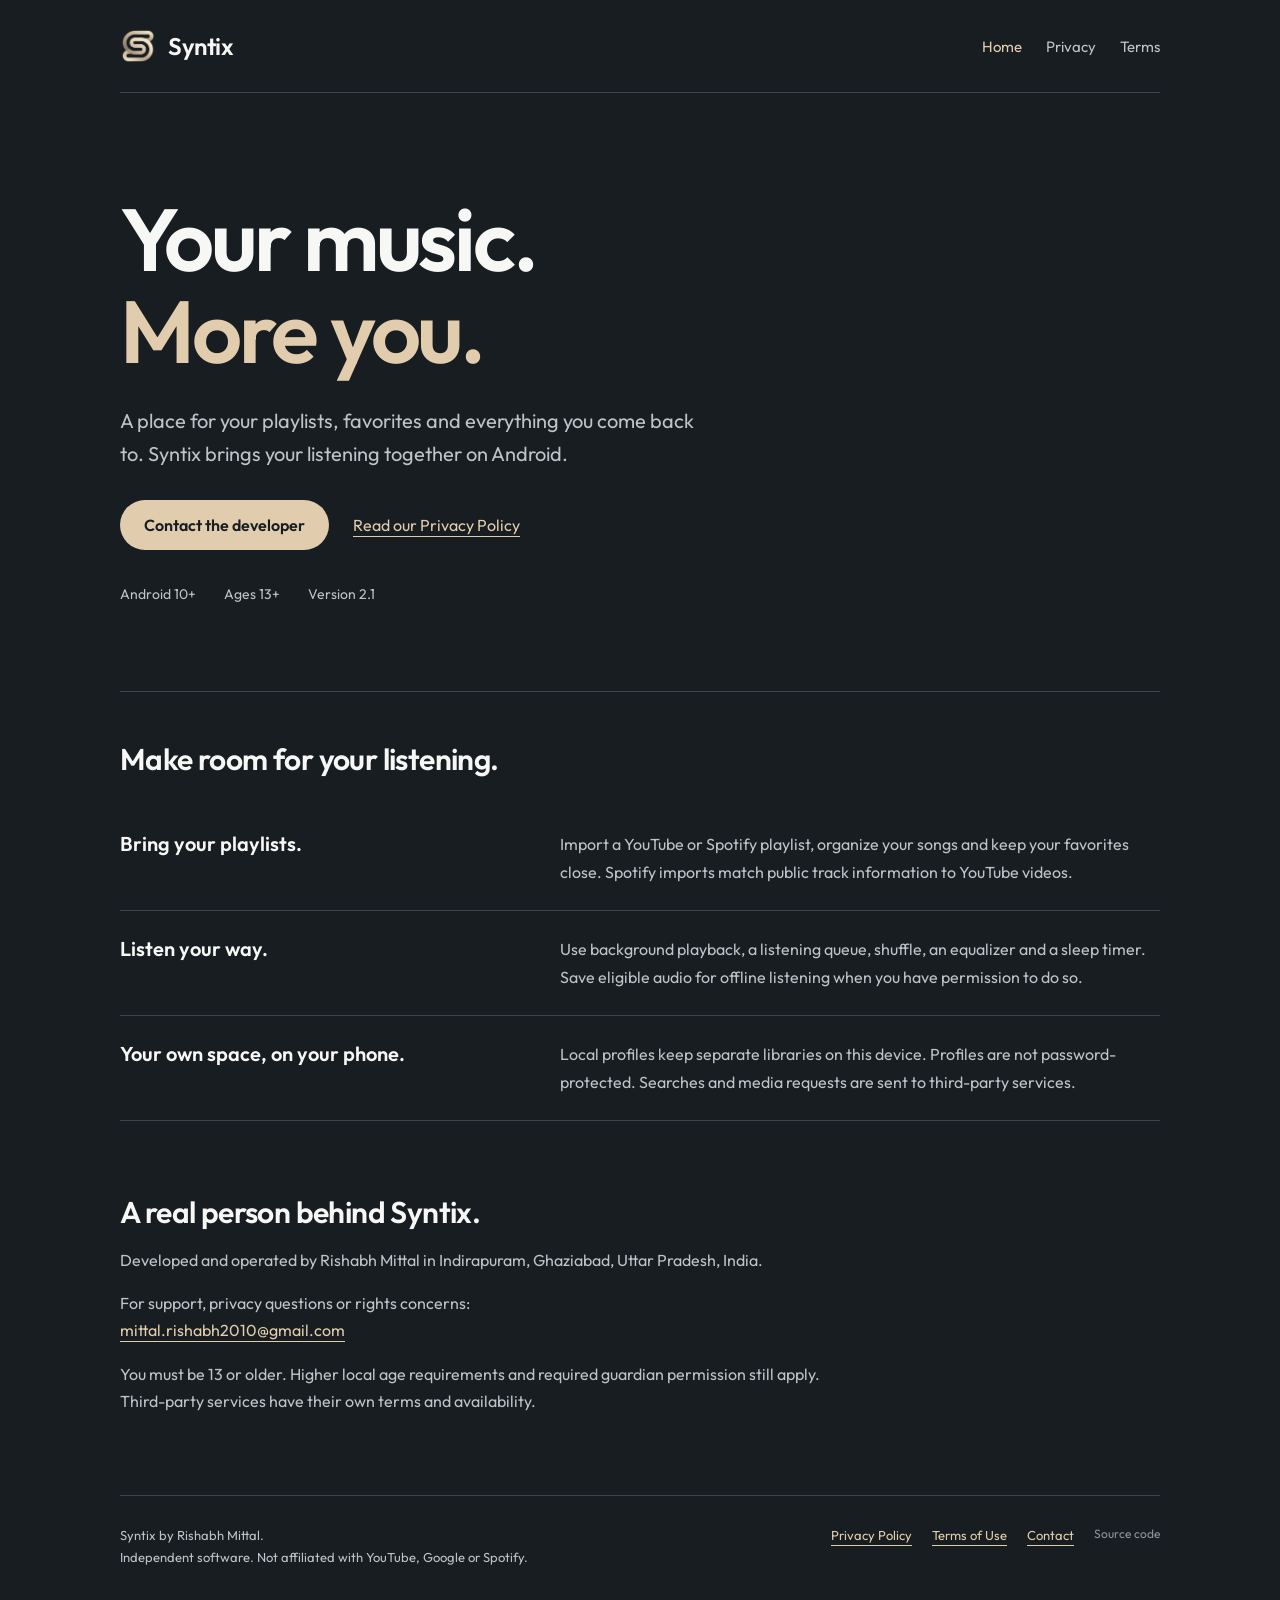
<file: index.html>
<!doctype html>
<html lang="en"><head><meta charset="utf-8"><meta name="viewport" content="width=device-width,initial-scale=1"><meta name="theme-color" content="#171d21"><meta name="description" content="Syntix for Android. Local profiles, playlist importing, favorites, playback and support from developer Rishabh Mittal."><meta name="referrer" content="strict-origin-when-cross-origin"><title>Syntix — Your music. More you.</title><link rel="icon" href="assets/syntix-icon.png"><link rel="stylesheet" href="styles.css"></head><body><a class="skip" href="#main">Skip to content</a><div class="wrap"><header class="header"><a class="brand" href="index.html"><img src="assets/syntix-icon.png" width="36" height="36" alt="">Syntix</a><nav class="nav" aria-label="Main navigation"><a href="index.html" aria-current="page">Home</a><a href="privacy.html">Privacy</a><a href="terms.html">Terms</a></nav></header><main id="main"><section class="hero"><h1>Your music.<br><span>More you.</span></h1><p>A place for your playlists, favorites and everything you come back to. Syntix brings your listening together on Android.</p><div class="actions"><a class="button" href="mailto:mittal.rishabh2010@gmail.com">Contact the developer</a><a href="privacy.html">Read our Privacy Policy</a></div><div class="facts"><span>Android 10+</span><span>Ages 13+</span><span>Version 2.1</span></div></section><section class="details" aria-labelledby="listening"><h2 id="listening">Make room for your listening.</h2><div class="feature"><h3>Bring your playlists.</h3><p>Import a YouTube or Spotify playlist, organize your songs and keep your favorites close. Spotify imports match public track information to YouTube videos.</p></div><div class="feature"><h3>Listen your way.</h3><p>Use background playback, a listening queue, shuffle, an equalizer and a sleep timer. Save eligible audio for offline listening when you have permission to do so.</p></div><div class="feature"><h3>Your own space, on your phone.</h3><p>Local profiles keep separate libraries on this device. Profiles are not password-protected. Searches and media requests are sent to third-party services.</p></div></section><section class="contact" aria-labelledby="contact"><h2 id="contact">A real person behind Syntix.</h2><p>Developed and operated by Rishabh Mittal in Indirapuram, Ghaziabad, Uttar Pradesh, India.</p><p>For support, privacy questions or rights concerns:<br><a href="mailto:mittal.rishabh2010@gmail.com">mittal.rishabh2010@gmail.com</a></p><p>You must be 13 or older. Higher local age requirements and required guardian permission still apply. Third-party services have their own terms and availability.</p></section></main><footer class="footer"><div>Syntix by Rishabh Mittal.<br>Independent software. Not affiliated with YouTube, Google or Spotify.</div><nav aria-label="Footer"><a href="privacy.html">Privacy Policy</a><a href="terms.html">Terms of Use</a><a href="mailto:mittal.rishabh2010@gmail.com">Contact</a><a class="source-link" href="sources/Syntix-2.1-source.zip" download>Source code</a></nav></footer></div></body></html>
</file>
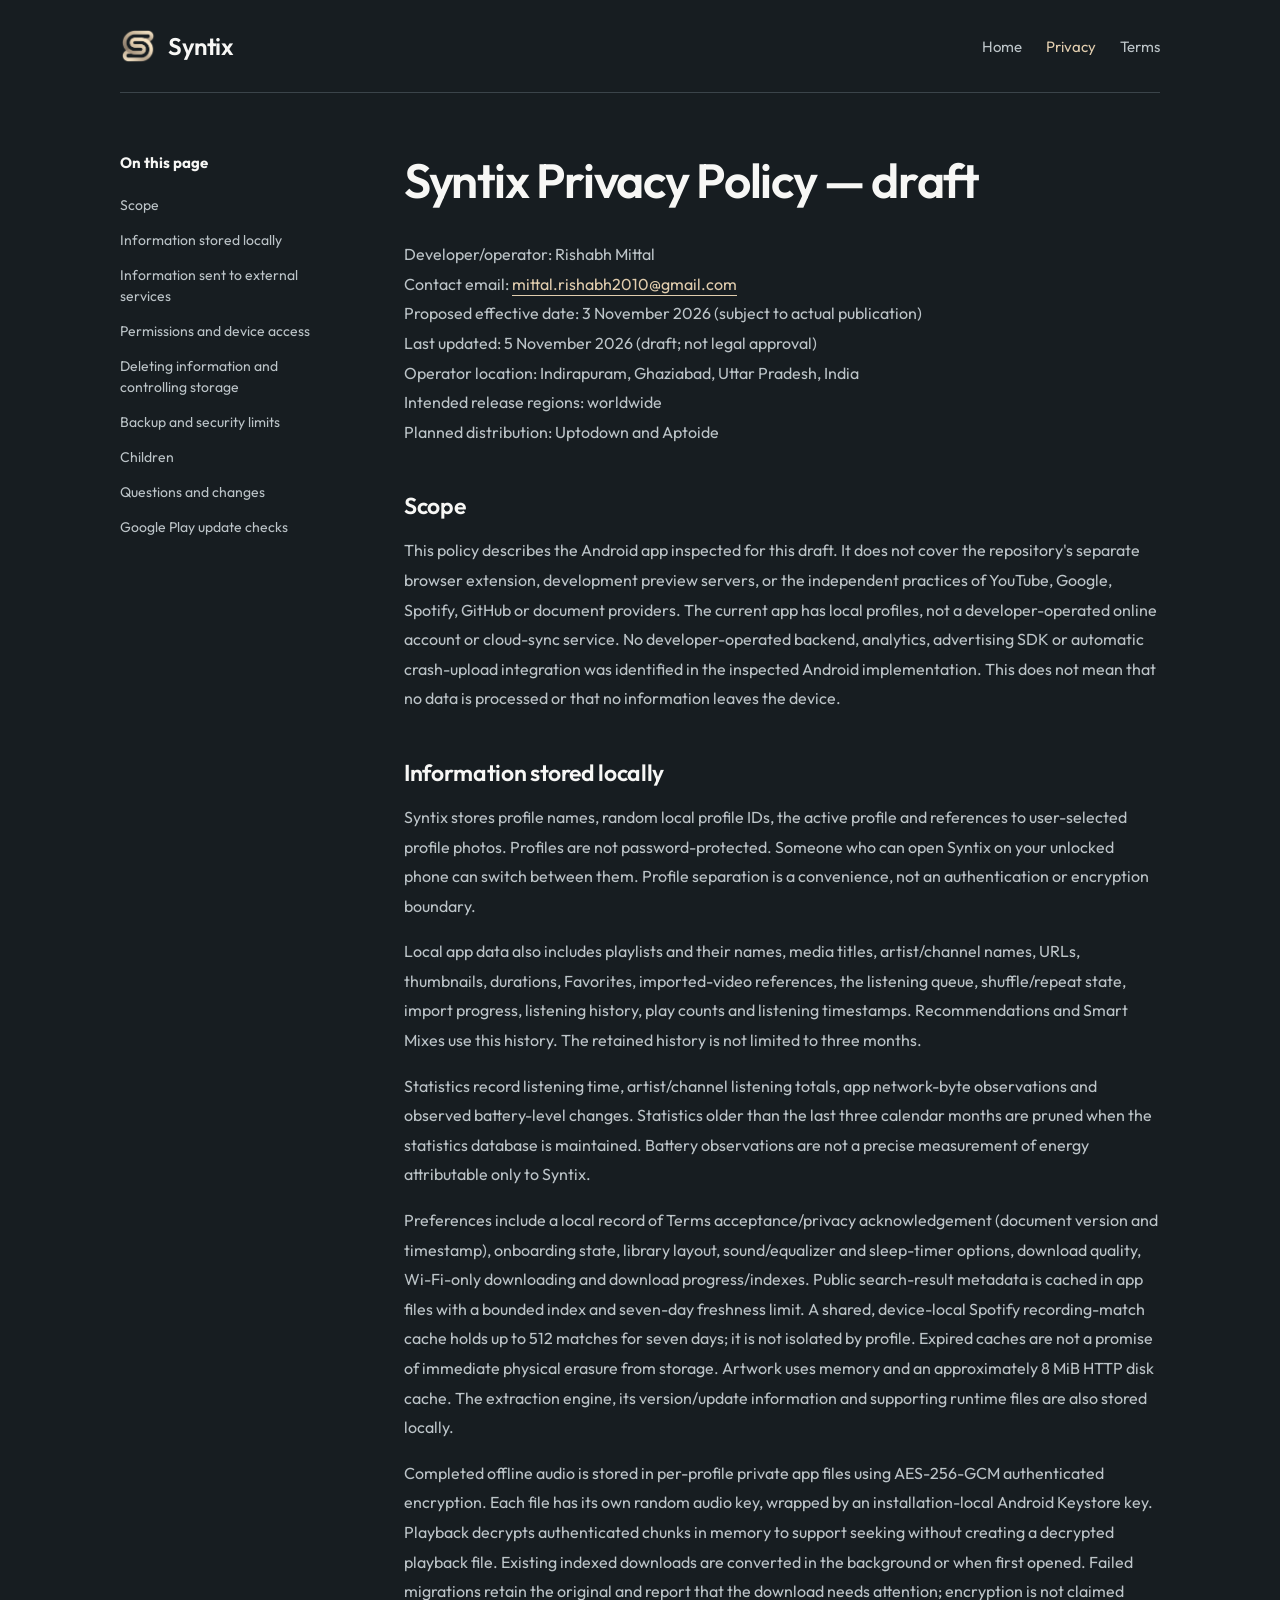
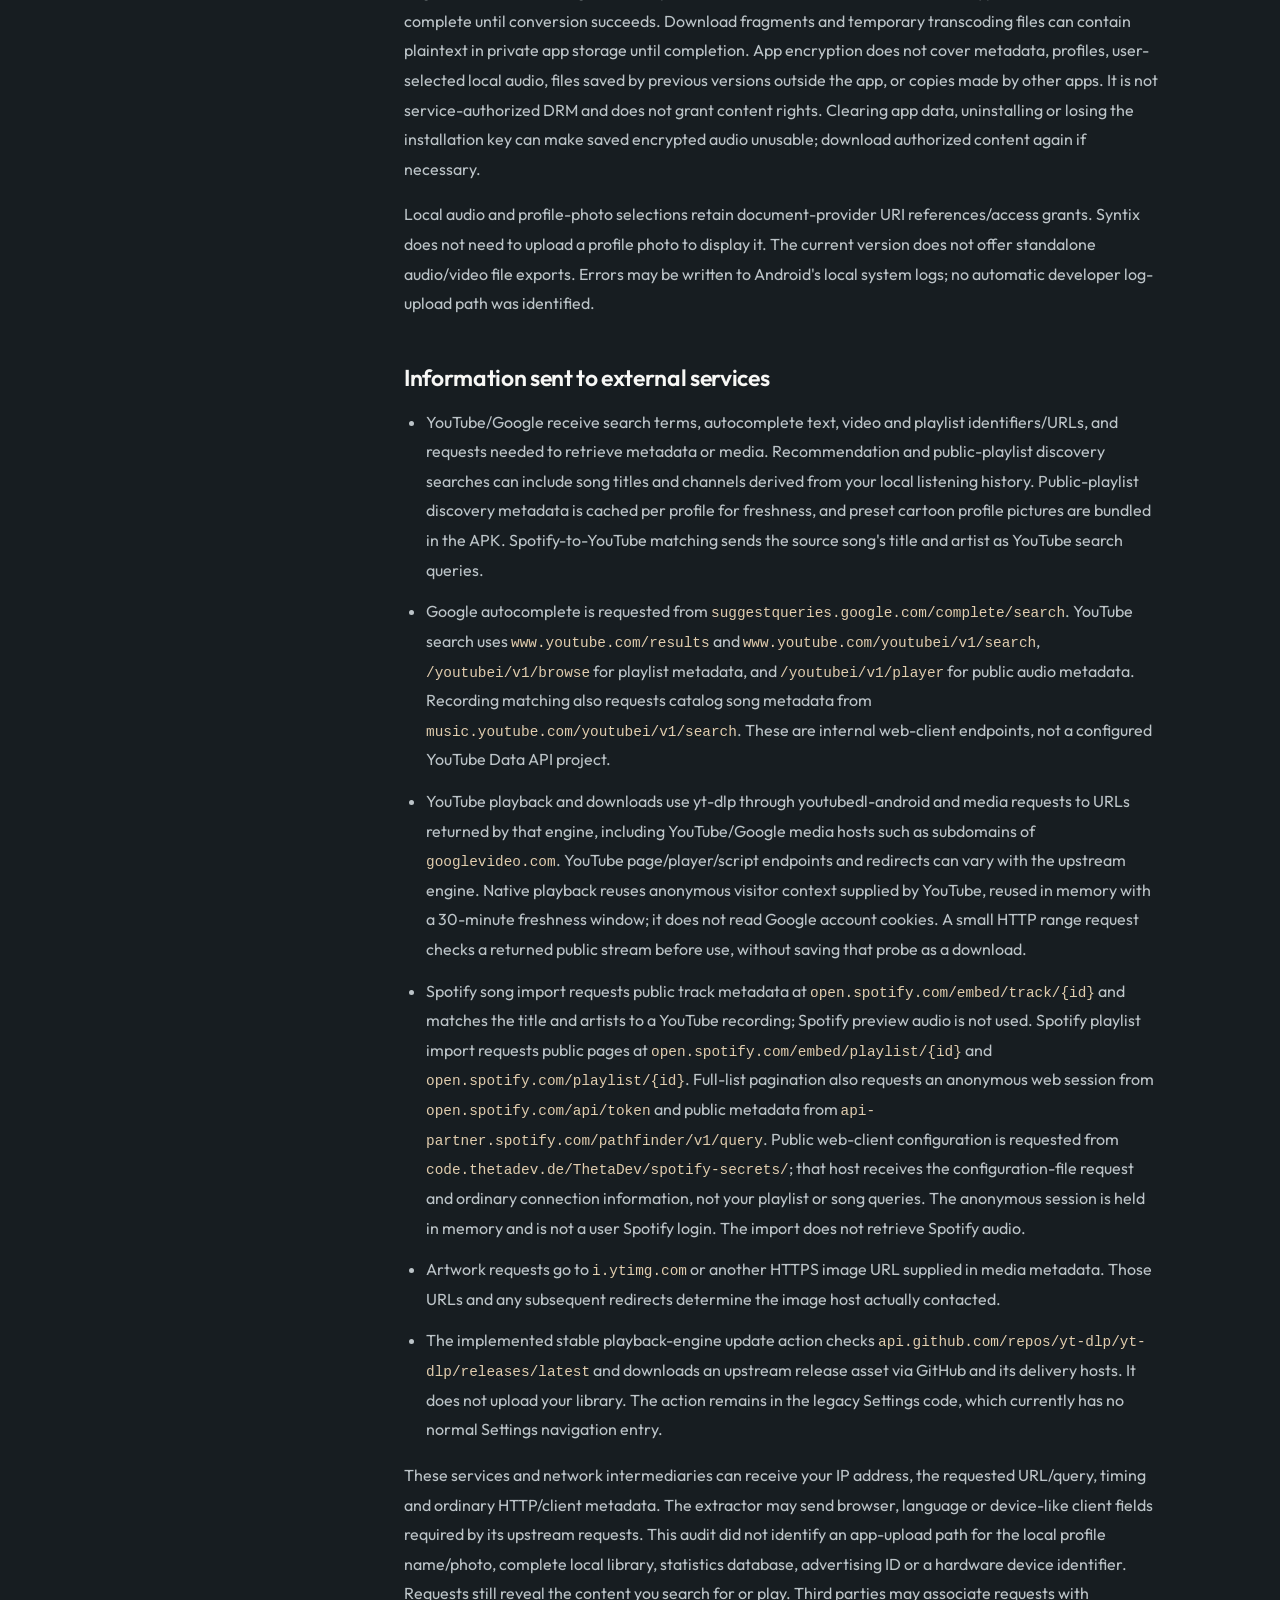
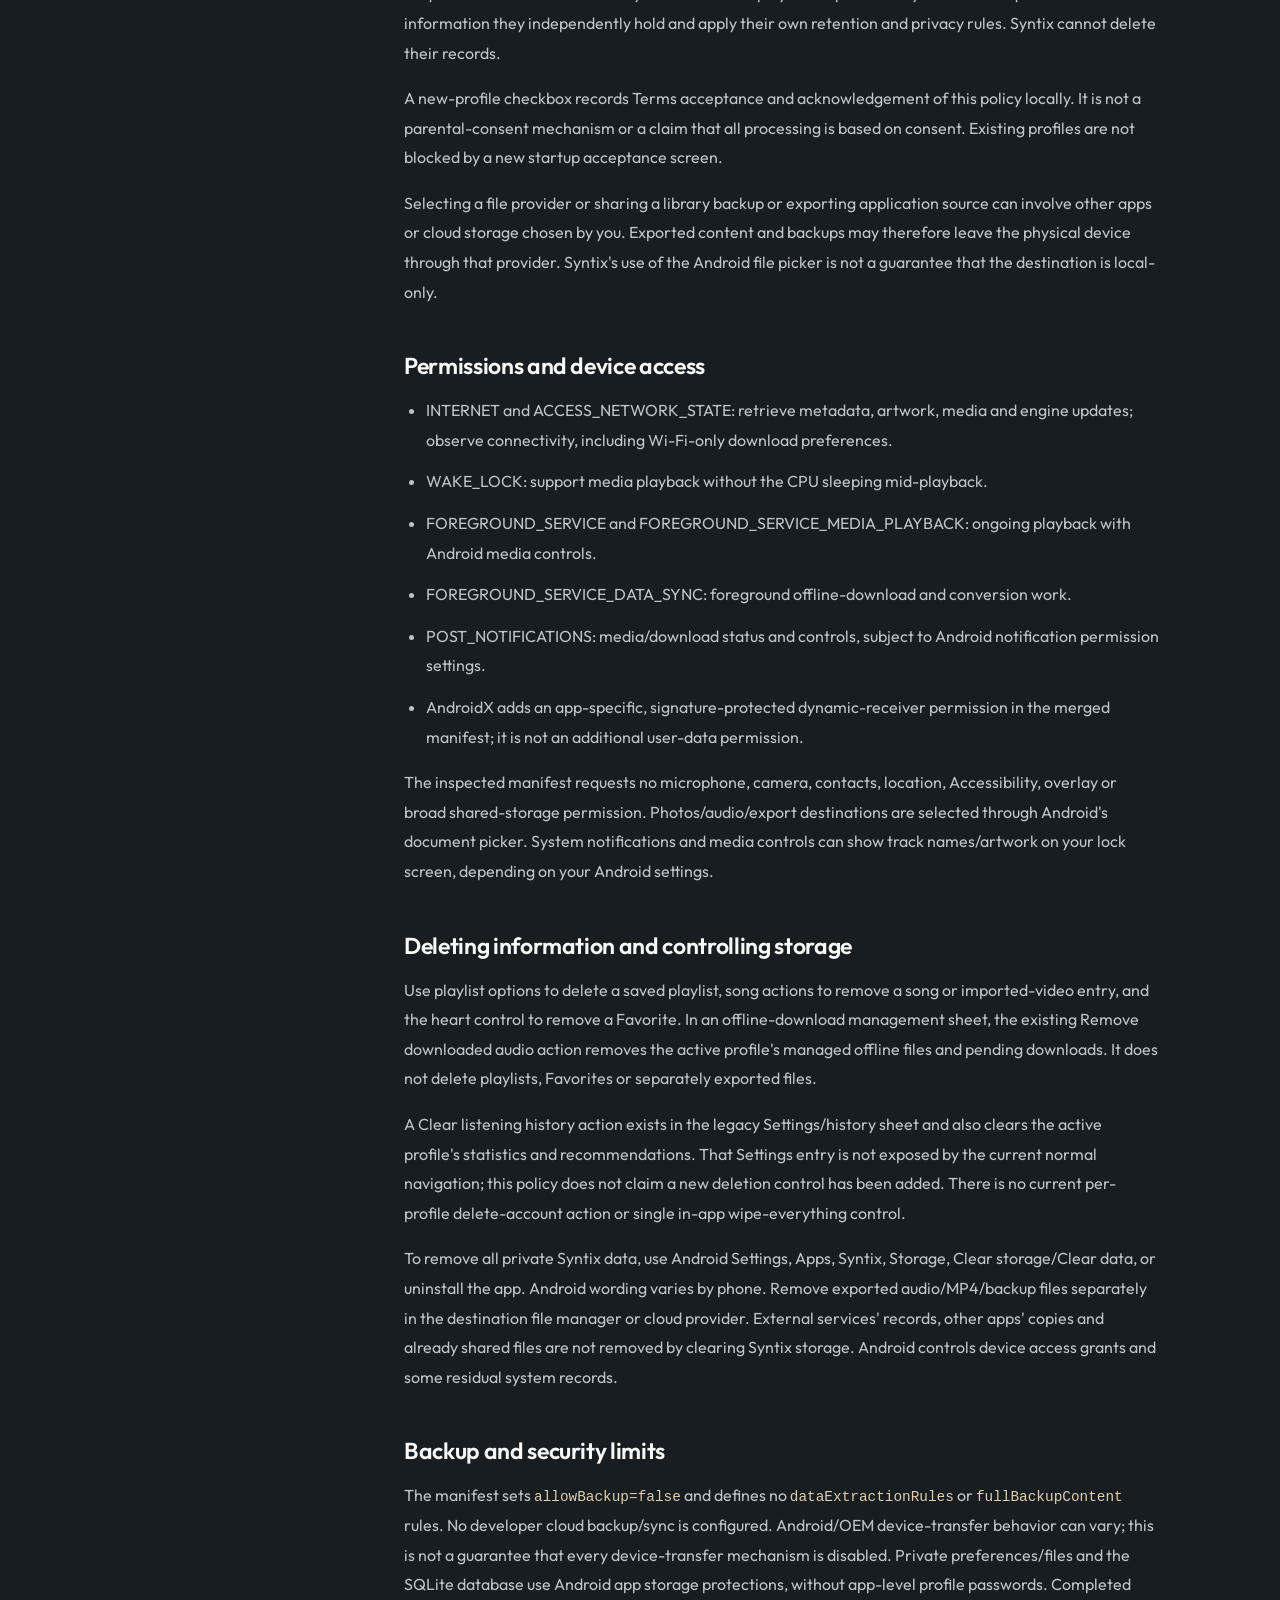
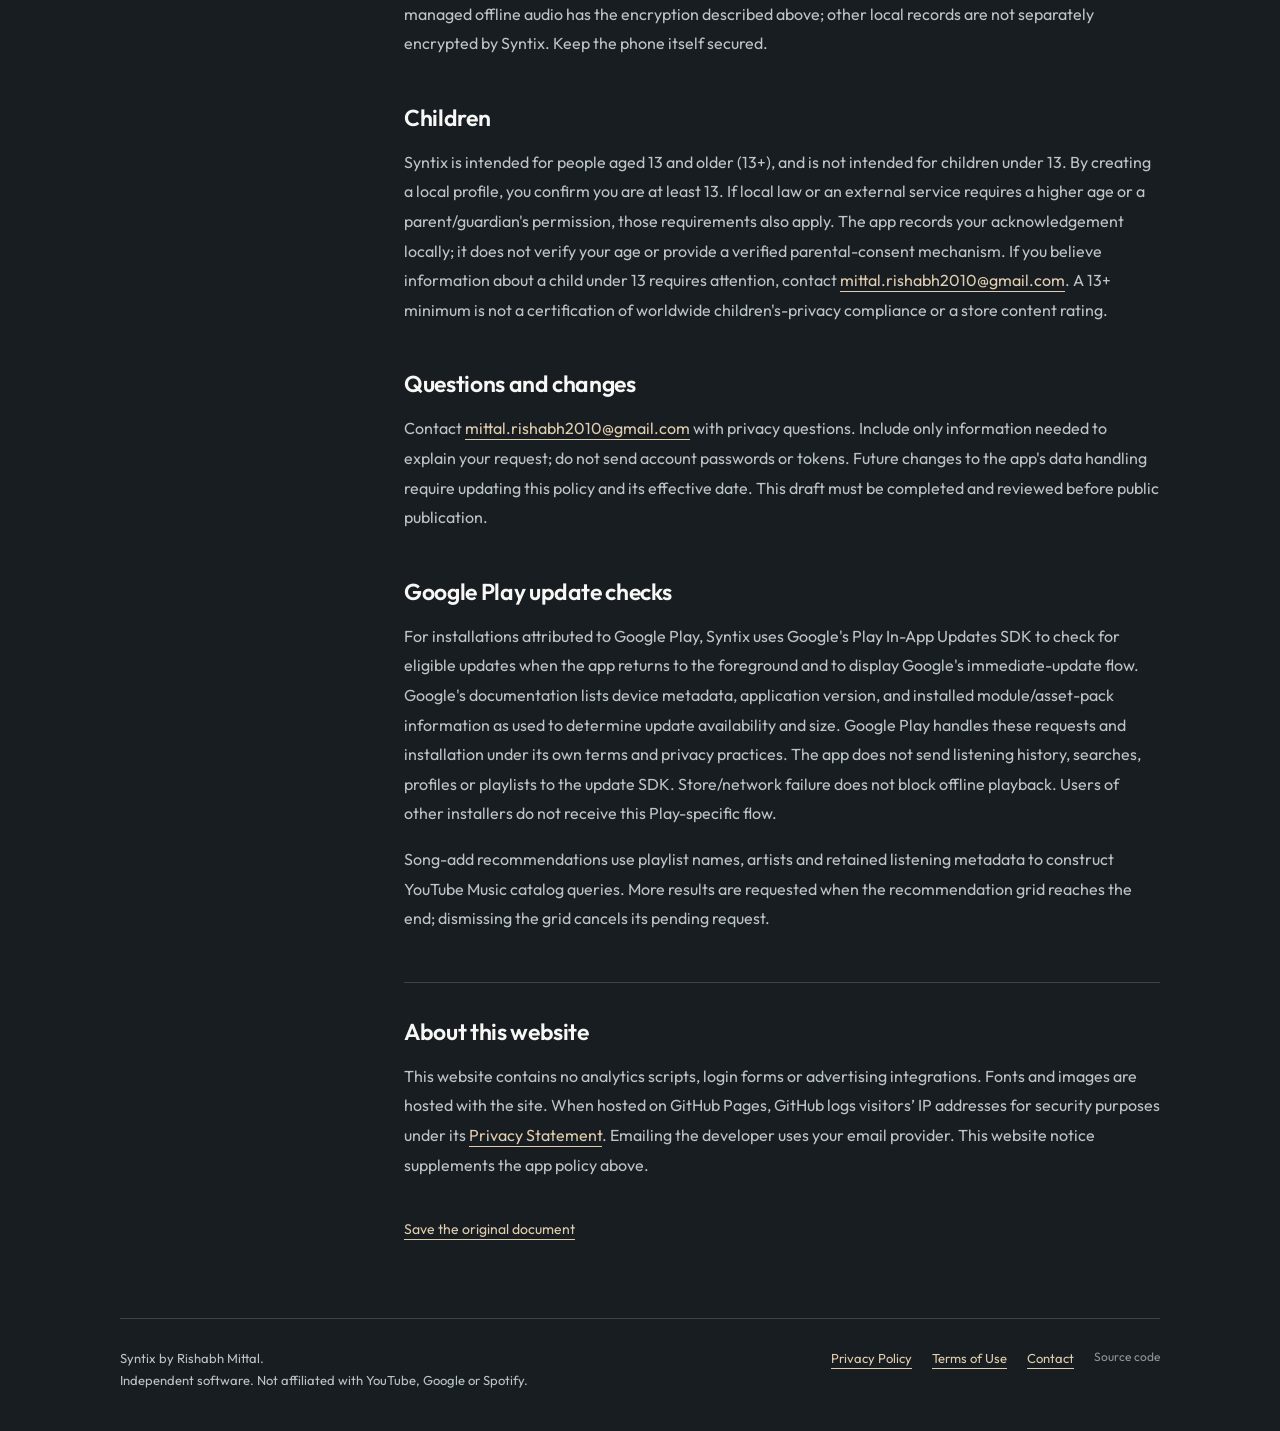
<file: privacy.html>
<!doctype html>
<html lang="en"><head><meta charset="utf-8"><meta name="viewport" content="width=device-width,initial-scale=1"><meta name="theme-color" content="#171d21"><meta name="description" content="Read Syntix’s Privacy Policy and contact developer Rishabh Mittal."><meta name="referrer" content="strict-origin-when-cross-origin"><title>Privacy Policy — Syntix</title><link rel="icon" href="assets/syntix-icon.png"><link rel="stylesheet" href="styles.css"></head><body><a class="skip" href="#main">Skip to content</a><div class="wrap"><header class="header"><a class="brand" href="index.html"><img src="assets/syntix-icon.png" width="36" height="36" alt="">Syntix</a><nav class="nav" aria-label="Main navigation"><a href="index.html">Home</a><a href="privacy.html" aria-current="page">Privacy</a><a href="terms.html">Terms</a></nav></header><main id="main" class="legal-layout"><aside class="toc"><strong>On this page</strong><nav aria-label="Document sections"><a href="#scope">Scope</a><a href="#information-stored-locally">Information stored locally</a><a href="#information-sent-to-external-services">Information sent to external services</a><a href="#permissions-and-device-access">Permissions and device access</a><a href="#deleting-information-and-controlling-storage">Deleting information and controlling storage</a><a href="#backup-and-security-limits">Backup and security limits</a><a href="#children">Children</a><a href="#questions-and-changes">Questions and changes</a><a href="#google-play-update-checks">Google Play update checks</a></nav></aside><article class="document"><h1>Syntix Privacy Policy — draft</h1><p>Developer/operator: Rishabh Mittal<br>Contact email: <a href="mailto:mittal.rishabh2010@gmail.com">mittal.rishabh2010@gmail.com</a><br>Proposed effective date: 3 November 2026 (subject to actual publication)<br>Last updated: 5 November 2026 (draft; not legal approval)<br>Operator location: Indirapuram, Ghaziabad, Uttar Pradesh, India<br>Intended release regions: worldwide<br>Planned distribution: Uptodown and Aptoide</p><h2 id="scope">Scope</h2><p>This policy describes the Android app inspected for this draft. It does not cover the repository&#x27;s separate browser extension, development preview servers, or the independent practices of YouTube, Google, Spotify, GitHub or document providers. The current app has local profiles, not a developer-operated online account or cloud-sync service. No developer-operated backend, analytics, advertising SDK or automatic crash-upload integration was identified in the inspected Android implementation. This does not mean that no data is processed or that no information leaves the device.</p><h2 id="information-stored-locally">Information stored locally</h2><p>Syntix stores profile names, random local profile IDs, the active profile and references to user-selected profile photos. Profiles are not password-protected. Someone who can open Syntix on your unlocked phone can switch between them. Profile separation is a convenience, not an authentication or encryption boundary.</p><p>Local app data also includes playlists and their names, media titles, artist/channel names, URLs, thumbnails, durations, Favorites, imported-video references, the listening queue, shuffle/repeat state, import progress, listening history, play counts and listening timestamps. Recommendations and Smart Mixes use this history. The retained history is not limited to three months.</p><p>Statistics record listening time, artist/channel listening totals, app network-byte observations and observed battery-level changes. Statistics older than the last three calendar months are pruned when the statistics database is maintained. Battery observations are not a precise measurement of energy attributable only to Syntix.</p><p>Preferences include a local record of Terms acceptance/privacy acknowledgement (document version and timestamp), onboarding state, library layout, sound/equalizer and sleep-timer options, download quality, Wi-Fi-only downloading and download progress/indexes. Public search-result metadata is cached in app files with a bounded index and seven-day freshness limit. A shared, device-local Spotify recording-match cache holds up to 512 matches for seven days; it is not isolated by profile. Expired caches are not a promise of immediate physical erasure from storage. Artwork uses memory and an approximately 8 MiB HTTP disk cache. The extraction engine, its version/update information and supporting runtime files are also stored locally.</p><p>Completed offline audio is stored in per-profile private app files using AES-256-GCM authenticated encryption. Each file has its own random audio key, wrapped by an installation-local Android Keystore key. Playback decrypts authenticated chunks in memory to support seeking without creating a decrypted playback file. Existing indexed downloads are converted in the background or when first opened. Failed migrations retain the original and report that the download needs attention; encryption is not claimed complete until conversion succeeds. Download fragments and temporary transcoding files can contain plaintext in private app storage until completion. App encryption does not cover metadata, profiles, user-selected local audio, files saved by previous versions outside the app, or copies made by other apps. It is not service-authorized DRM and does not grant content rights. Clearing app data, uninstalling or losing the installation key can make saved encrypted audio unusable; download authorized content again if necessary.</p><p>Local audio and profile-photo selections retain document-provider URI references/access grants. Syntix does not need to upload a profile photo to display it. The current version does not offer standalone audio/video file exports. Errors may be written to Android&#x27;s local system logs; no automatic developer log-upload path was identified.</p><h2 id="information-sent-to-external-services">Information sent to external services</h2><ul><li>YouTube/Google receive search terms, autocomplete text, video and playlist identifiers/URLs, and requests needed to retrieve metadata or media. Recommendation and public-playlist discovery searches can include song titles and channels derived from your local listening history. Public-playlist discovery metadata is cached per profile for freshness, and preset cartoon profile pictures are bundled in the APK. Spotify-to-YouTube matching sends the source song&#x27;s title and artist as YouTube search queries.</li><li>Google autocomplete is requested from <code>suggestqueries.google.com/complete/search</code>. YouTube search uses <code>www.youtube.com/results</code> and <code>www.youtube.com/youtubei/v1/search</code>, <code>/youtubei/v1/browse</code> for playlist metadata, and <code>/youtubei/v1/player</code> for public audio metadata. Recording matching also requests catalog song metadata from <code>music.youtube.com/youtubei/v1/search</code>. These are internal web-client endpoints, not a configured YouTube Data API project.</li><li>YouTube playback and downloads use yt-dlp through youtubedl-android and media requests to URLs returned by that engine, including YouTube/Google media hosts such as subdomains of <code>googlevideo.com</code>. YouTube page/player/script endpoints and redirects can vary with the upstream engine. Native playback reuses anonymous visitor context supplied by YouTube, reused in memory with a 30-minute freshness window; it does not read Google account cookies. A small HTTP range request checks a returned public stream before use, without saving that probe as a download.</li><li>Spotify song import requests public track metadata at <code>open.spotify.com/embed/track/{id}</code> and matches the title and artists to a YouTube recording; Spotify preview audio is not used. Spotify playlist import requests public pages at <code>open.spotify.com/embed/playlist/{id}</code> and <code>open.spotify.com/playlist/{id}</code>. Full-list pagination also requests an anonymous web session from <code>open.spotify.com/api/token</code> and public metadata from <code>api-partner.spotify.com/pathfinder/v1/query</code>. Public web-client configuration is requested from <code>code.thetadev.de/ThetaDev/spotify-secrets/</code>; that host receives the configuration-file request and ordinary connection information, not your playlist or song queries. The anonymous session is held in memory and is not a user Spotify login. The import does not retrieve Spotify audio.</li><li>Artwork requests go to <code>i.ytimg.com</code> or another HTTPS image URL supplied in media metadata. Those URLs and any subsequent redirects determine the image host actually contacted.</li><li>The implemented stable playback-engine update action checks <code>api.github.com/repos/yt-dlp/yt-dlp/releases/latest</code> and downloads an upstream release asset via GitHub and its delivery hosts. It does not upload your library. The action remains in the legacy Settings code, which currently has no normal Settings navigation entry.</li></ul><p>These services and network intermediaries can receive your IP address, the requested URL/query, timing and ordinary HTTP/client metadata. The extractor may send browser, language or device-like client fields required by its upstream requests. This audit did not identify an app-upload path for the local profile name/photo, complete local library, statistics database, advertising ID or a hardware device identifier. Requests still reveal the content you search for or play. Third parties may associate requests with information they independently hold and apply their own retention and privacy rules. Syntix cannot delete their records.</p><p>A new-profile checkbox records Terms acceptance and acknowledgement of this policy locally. It is not a parental-consent mechanism or a claim that all processing is based on consent. Existing profiles are not blocked by a new startup acceptance screen.</p><p>Selecting a file provider or sharing a library backup or exporting application source can involve other apps or cloud storage chosen by you. Exported content and backups may therefore leave the physical device through that provider. Syntix&#x27;s use of the Android file picker is not a guarantee that the destination is local-only.</p><h2 id="permissions-and-device-access">Permissions and device access</h2><ul><li>INTERNET and ACCESS_NETWORK_STATE: retrieve metadata, artwork, media and engine updates; observe connectivity, including Wi-Fi-only download preferences.</li><li>WAKE_LOCK: support media playback without the CPU sleeping mid-playback.</li><li>FOREGROUND_SERVICE and FOREGROUND_SERVICE_MEDIA_PLAYBACK: ongoing playback with Android media controls.</li><li>FOREGROUND_SERVICE_DATA_SYNC: foreground offline-download and conversion work.</li><li>POST_NOTIFICATIONS: media/download status and controls, subject to Android notification permission settings.</li><li>AndroidX adds an app-specific, signature-protected dynamic-receiver permission in the merged manifest; it is not an additional user-data permission.</li></ul><p>The inspected manifest requests no microphone, camera, contacts, location, Accessibility, overlay or broad shared-storage permission. Photos/audio/export destinations are selected through Android&#x27;s document picker. System notifications and media controls can show track names/artwork on your lock screen, depending on your Android settings.</p><h2 id="deleting-information-and-controlling-storage">Deleting information and controlling storage</h2><p>Use playlist options to delete a saved playlist, song actions to remove a song or imported-video entry, and the heart control to remove a Favorite. In an offline-download management sheet, the existing Remove downloaded audio action removes the active profile&#x27;s managed offline files and pending downloads. It does not delete playlists, Favorites or separately exported files.</p><p>A Clear listening history action exists in the legacy Settings/history sheet and also clears the active profile&#x27;s statistics and recommendations. That Settings entry is not exposed by the current normal navigation; this policy does not claim a new deletion control has been added. There is no current per-profile delete-account action or single in-app wipe-everything control.</p><p>To remove all private Syntix data, use Android Settings, Apps, Syntix, Storage, Clear storage/Clear data, or uninstall the app. Android wording varies by phone. Remove exported audio/MP4/backup files separately in the destination file manager or cloud provider. External services&#x27; records, other apps&#x27; copies and already shared files are not removed by clearing Syntix storage. Android controls device access grants and some residual system records.</p><h2 id="backup-and-security-limits">Backup and security limits</h2><p>The manifest sets <code>allowBackup=false</code> and defines no <code>dataExtractionRules</code> or <code>fullBackupContent</code> rules. No developer cloud backup/sync is configured. Android/OEM device-transfer behavior can vary; this is not a guarantee that every device-transfer mechanism is disabled. Private preferences/files and the SQLite database use Android app storage protections, without app-level profile passwords. Completed managed offline audio has the encryption described above; other local records are not separately encrypted by Syntix. Keep the phone itself secured.</p><h2 id="children">Children</h2><p>Syntix is intended for people aged 13 and older (13+), and is not intended for children under 13. By creating a local profile, you confirm you are at least 13. If local law or an external service requires a higher age or a parent/guardian&#x27;s permission, those requirements also apply. The app records your acknowledgement locally; it does not verify your age or provide a verified parental-consent mechanism. If you believe information about a child under 13 requires attention, contact <a href="mailto:mittal.rishabh2010@gmail.com">mittal.rishabh2010@gmail.com</a>. A 13+ minimum is not a certification of worldwide children&#x27;s-privacy compliance or a store content rating.</p><h2 id="questions-and-changes">Questions and changes</h2><p>Contact <a href="mailto:mittal.rishabh2010@gmail.com">mittal.rishabh2010@gmail.com</a> with privacy questions. Include only information needed to explain your request; do not send account passwords or tokens. Future changes to the app&#x27;s data handling require updating this policy and its effective date. This draft must be completed and reviewed before public publication.</p><h2 id="google-play-update-checks">Google Play update checks</h2><p>For installations attributed to Google Play, Syntix uses Google&#x27;s Play In-App Updates SDK to check for eligible updates when the app returns to the foreground and to display Google&#x27;s immediate-update flow. Google&#x27;s documentation lists device metadata, application version, and installed module/asset-pack information as used to determine update availability and size. Google Play handles these requests and installation under its own terms and privacy practices. The app does not send listening history, searches, profiles or playlists to the update SDK. Store/network failure does not block offline playback. Users of other installers do not receive this Play-specific flow.</p><p>Song-add recommendations use playlist names, artists and retained listening metadata to construct YouTube Music catalog queries. More results are requested when the recommendation grid reaches the end; dismissing the grid cancels its pending request.</p><section class="website-note" aria-labelledby="website-privacy"><h2 id="website-privacy">About this website</h2><p>This website contains no analytics scripts, login forms or advertising integrations. Fonts and images are hosted with the site. When hosted on GitHub Pages, GitHub logs visitors’ IP addresses for security purposes under its <a href="https://docs.github.com/en/site-policy/privacy-policies/github-general-privacy-statement">Privacy Statement</a>. Emailing the developer uses your email provider. This website notice supplements the app policy above.</p></section><a class="raw" href="privacy.md" download>Save the original document</a></article></main><footer class="footer"><div>Syntix by Rishabh Mittal.<br>Independent software. Not affiliated with YouTube, Google or Spotify.</div><nav aria-label="Footer"><a href="privacy.html">Privacy Policy</a><a href="terms.html">Terms of Use</a><a href="mailto:mittal.rishabh2010@gmail.com">Contact</a><a class="source-link" href="sources/Syntix-2.1-source.zip" download>Source code</a></nav></footer></div></body></html>
</file>
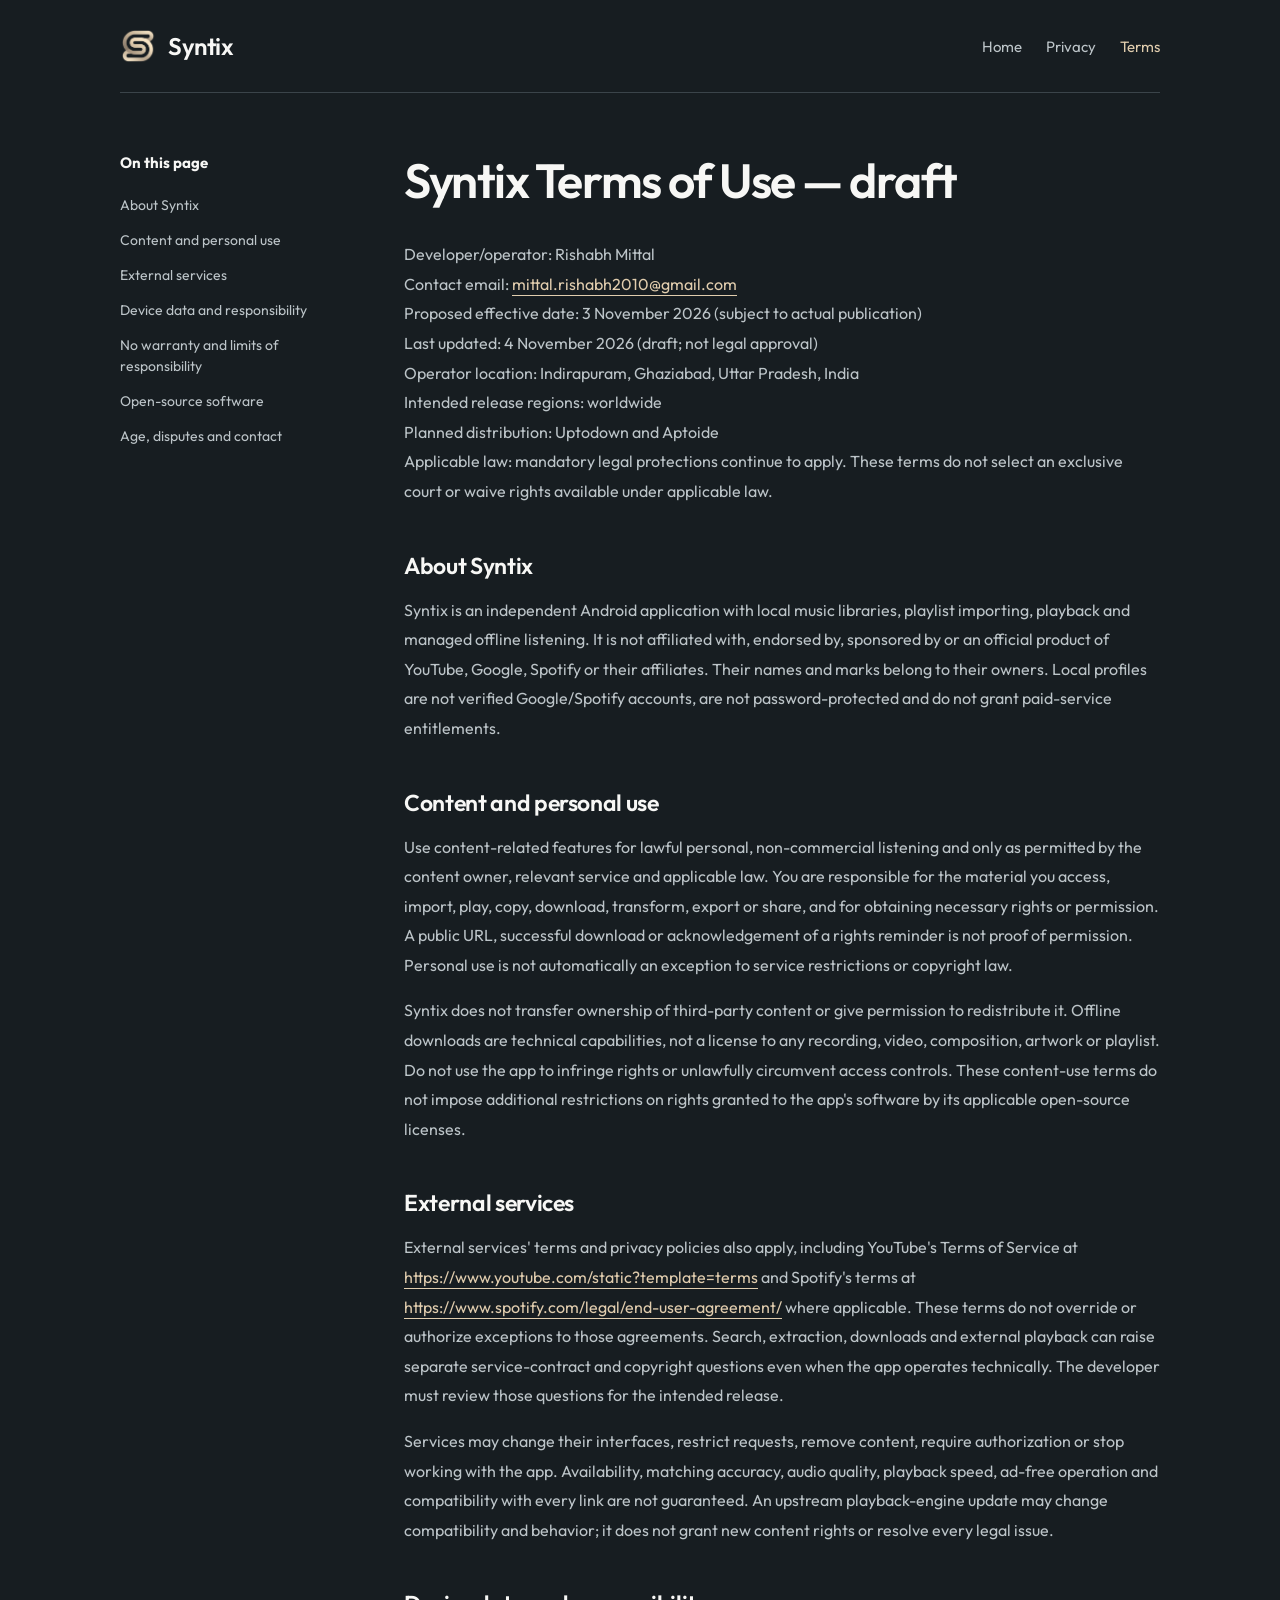
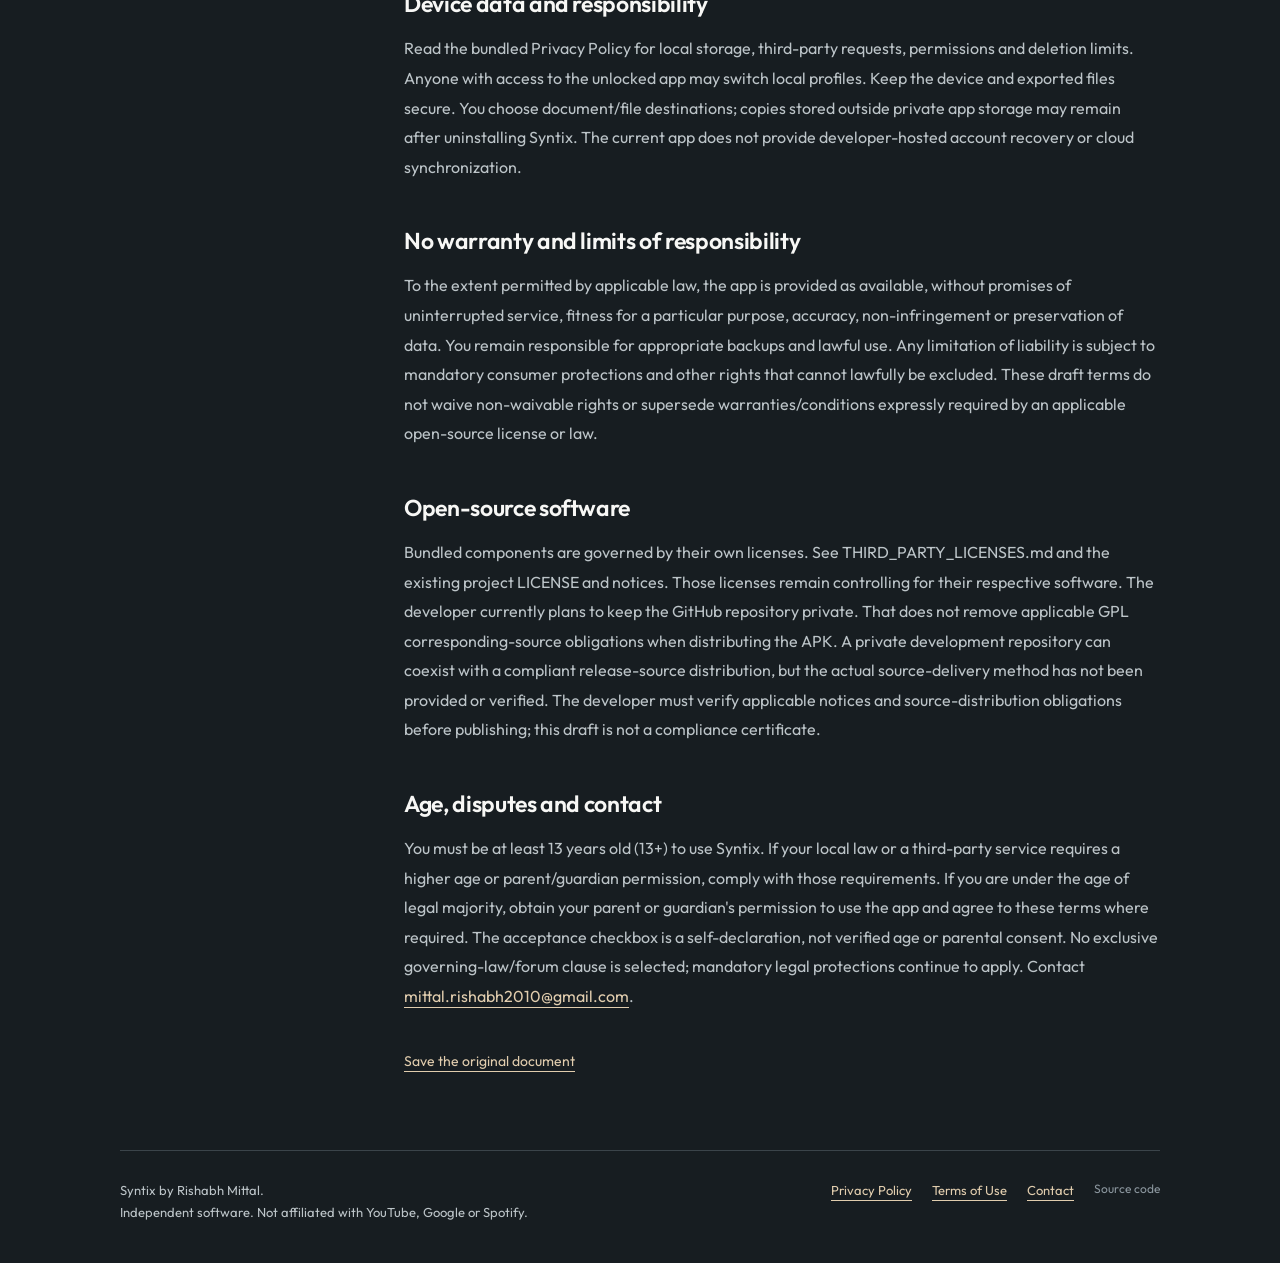
<file: terms.html>
<!doctype html>
<html lang="en"><head><meta charset="utf-8"><meta name="viewport" content="width=device-width,initial-scale=1"><meta name="theme-color" content="#171d21"><meta name="description" content="Read Syntix’s Terms of Use and contact developer Rishabh Mittal."><meta name="referrer" content="strict-origin-when-cross-origin"><title>Terms of Use — Syntix</title><link rel="icon" href="assets/syntix-icon.png"><link rel="stylesheet" href="styles.css"></head><body><a class="skip" href="#main">Skip to content</a><div class="wrap"><header class="header"><a class="brand" href="index.html"><img src="assets/syntix-icon.png" width="36" height="36" alt="">Syntix</a><nav class="nav" aria-label="Main navigation"><a href="index.html">Home</a><a href="privacy.html">Privacy</a><a href="terms.html" aria-current="page">Terms</a></nav></header><main id="main" class="legal-layout"><aside class="toc"><strong>On this page</strong><nav aria-label="Document sections"><a href="#about-syntix">About Syntix</a><a href="#content-and-personal-use">Content and personal use</a><a href="#external-services">External services</a><a href="#device-data-and-responsibility">Device data and responsibility</a><a href="#no-warranty-and-limits-of-responsibility">No warranty and limits of responsibility</a><a href="#open-source-software">Open-source software</a><a href="#age-disputes-and-contact">Age, disputes and contact</a></nav></aside><article class="document"><h1>Syntix Terms of Use — draft</h1><p>Developer/operator: Rishabh Mittal<br>Contact email: <a href="mailto:mittal.rishabh2010@gmail.com">mittal.rishabh2010@gmail.com</a><br>Proposed effective date: 3 November 2026 (subject to actual publication)<br>Last updated: 4 November 2026 (draft; not legal approval)<br>Operator location: Indirapuram, Ghaziabad, Uttar Pradesh, India<br>Intended release regions: worldwide<br>Planned distribution: Uptodown and Aptoide<br>Applicable law: mandatory legal protections continue to apply. These terms do not select an exclusive court or waive rights available under applicable law.</p><h2 id="about-syntix">About Syntix</h2><p>Syntix is an independent Android application with local music libraries, playlist importing, playback and managed offline listening. It is not affiliated with, endorsed by, sponsored by or an official product of YouTube, Google, Spotify or their affiliates. Their names and marks belong to their owners. Local profiles are not verified Google/Spotify accounts, are not password-protected and do not grant paid-service entitlements.</p><h2 id="content-and-personal-use">Content and personal use</h2><p>Use content-related features for lawful personal, non-commercial listening and only as permitted by the content owner, relevant service and applicable law. You are responsible for the material you access, import, play, copy, download, transform, export or share, and for obtaining necessary rights or permission. A public URL, successful download or acknowledgement of a rights reminder is not proof of permission. Personal use is not automatically an exception to service restrictions or copyright law.</p><p>Syntix does not transfer ownership of third-party content or give permission to redistribute it. Offline downloads are technical capabilities, not a license to any recording, video, composition, artwork or playlist. Do not use the app to infringe rights or unlawfully circumvent access controls. These content-use terms do not impose additional restrictions on rights granted to the app&#x27;s software by its applicable open-source licenses.</p><h2 id="external-services">External services</h2><p>External services&#x27; terms and privacy policies also apply, including YouTube&#x27;s Terms of Service at <a href="https://www.youtube.com/static?template=terms">https://www.youtube.com/static?template=terms</a> and Spotify&#x27;s terms at <a href="https://www.spotify.com/legal/end-user-agreement/">https://www.spotify.com/legal/end-user-agreement/</a> where applicable. These terms do not override or authorize exceptions to those agreements. Search, extraction, downloads and external playback can raise separate service-contract and copyright questions even when the app operates technically. The developer must review those questions for the intended release.</p><p>Services may change their interfaces, restrict requests, remove content, require authorization or stop working with the app. Availability, matching accuracy, audio quality, playback speed, ad-free operation and compatibility with every link are not guaranteed. An upstream playback-engine update may change compatibility and behavior; it does not grant new content rights or resolve every legal issue.</p><h2 id="device-data-and-responsibility">Device data and responsibility</h2><p>Read the bundled Privacy Policy for local storage, third-party requests, permissions and deletion limits. Anyone with access to the unlocked app may switch local profiles. Keep the device and exported files secure. You choose document/file destinations; copies stored outside private app storage may remain after uninstalling Syntix. The current app does not provide developer-hosted account recovery or cloud synchronization.</p><h2 id="no-warranty-and-limits-of-responsibility">No warranty and limits of responsibility</h2><p>To the extent permitted by applicable law, the app is provided as available, without promises of uninterrupted service, fitness for a particular purpose, accuracy, non-infringement or preservation of data. You remain responsible for appropriate backups and lawful use. Any limitation of liability is subject to mandatory consumer protections and other rights that cannot lawfully be excluded. These draft terms do not waive non-waivable rights or supersede warranties/conditions expressly required by an applicable open-source license or law.</p><h2 id="open-source-software">Open-source software</h2><p>Bundled components are governed by their own licenses. See THIRD_PARTY_LICENSES.md and the existing project LICENSE and notices. Those licenses remain controlling for their respective software. The developer currently plans to keep the GitHub repository private. That does not remove applicable GPL corresponding-source obligations when distributing the APK. A private development repository can coexist with a compliant release-source distribution, but the actual source-delivery method has not been provided or verified. The developer must verify applicable notices and source-distribution obligations before publishing; this draft is not a compliance certificate.</p><h2 id="age-disputes-and-contact">Age, disputes and contact</h2><p>You must be at least 13 years old (13+) to use Syntix. If your local law or a third-party service requires a higher age or parent/guardian permission, comply with those requirements. If you are under the age of legal majority, obtain your parent or guardian&#x27;s permission to use the app and agree to these terms where required. The acceptance checkbox is a self-declaration, not verified age or parental consent. No exclusive governing-law/forum clause is selected; mandatory legal protections continue to apply. Contact <a href="mailto:mittal.rishabh2010@gmail.com">mittal.rishabh2010@gmail.com</a>.</p><a class="raw" href="terms.md" download>Save the original document</a></article></main><footer class="footer"><div>Syntix by Rishabh Mittal.<br>Independent software. Not affiliated with YouTube, Google or Spotify.</div><nav aria-label="Footer"><a href="privacy.html">Privacy Policy</a><a href="terms.html">Terms of Use</a><a href="mailto:mittal.rishabh2010@gmail.com">Contact</a><a class="source-link" href="sources/Syntix-2.1-source.zip" download>Source code</a></nav></footer></div></body></html>
</file>
<file: styles.css>
@font-face{font-family:Outfit;src:url("assets/outfit-400.woff2") format("woff2");font-weight:400;font-display:swap}@font-face{font-family:Outfit;src:url("assets/outfit-600.woff2") format("woff2");font-weight:600;font-display:swap}@font-face{font-family:Outfit;src:url("assets/outfit-700.woff2") format("woff2");font-weight:700;font-display:swap}
:root{color-scheme:dark;--page:#171d21;--surface:#242b30;--ink:#f7f7f5;--muted:#bcc4c8;--accent:#e1cdae;--line:#3b444a;font-family:Outfit,system-ui,sans-serif;background:var(--page);color:var(--ink)}*{box-sizing:border-box}html{scroll-padding-top:28px}body{margin:0}a{color:var(--accent);text-underline-offset:5px;text-decoration-thickness:1px}a:hover{text-decoration-thickness:2px}a:focus-visible{outline:2px solid var(--accent);outline-offset:6px;border-radius:3px}::selection{color:var(--page);background:var(--accent)}.wrap{max-width:1120px;margin:auto;padding:0 40px}.skip{position:absolute;left:16px;top:-90px;background:var(--accent);color:var(--page);padding:12px;z-index:10}.skip:focus{top:16px}.header{display:flex;align-items:center;justify-content:space-between;gap:24px;padding:28px 0;border-bottom:1px solid var(--line)}.brand{display:flex;align-items:center;gap:12px;color:var(--ink);text-decoration:none;font-size:24px;font-weight:600;letter-spacing:-.02em}.brand img{width:36px;height:36px;object-fit:contain}.nav{display:flex;gap:24px;font-size:15px}.nav a{text-decoration:none;color:var(--muted)}.nav a[aria-current=page]{color:var(--accent)}.hero{padding:100px 0 88px;max-width:850px}.hero h1{font-size:clamp(48px,7vw,88px);letter-spacing:-.035em;line-height:1.04;font-weight:600;margin:0 0 28px;text-wrap:balance}.hero p{font-size:20px;line-height:1.65;color:var(--muted);max-width:580px;margin:0 0 30px}.hero h1 span{color:var(--accent)}.actions{display:flex;align-items:center;flex-wrap:wrap;gap:24px}.button{display:inline-flex;align-items:center;justify-content:center;min-height:50px;padding:12px 24px;border-radius:26px;background:var(--accent);color:var(--page);font-weight:600;text-decoration:none}.button:hover{background:#eddec6;text-decoration:none}.facts{display:flex;flex-wrap:wrap;gap:16px 28px;margin-top:35px;color:var(--muted);font-size:14px}.details{border-top:1px solid var(--line);padding:48px 0 64px}.details h2{font-size:30px;letter-spacing:-.02em;margin:0 0 28px;font-weight:600}.feature{display:grid;grid-template-columns:1fr 1.5fr;gap:40px;padding:24px 0;border-bottom:1px solid var(--line)}.feature h3{font-size:20px;line-height:1.4;margin:0;font-weight:600}.feature p{color:var(--muted);line-height:1.75;margin:0;font-size:16px}.contact{padding:8px 0 64px;max-width:720px}.contact h2{font-size:30px;letter-spacing:-.02em;margin:0 0 16px;font-weight:600}.contact p{color:var(--muted);line-height:1.7}.contact a{overflow-wrap:anywhere}.footer{padding:28px 0 40px;border-top:1px solid var(--line);display:flex;justify-content:space-between;gap:24px;color:var(--muted);font-size:13px;line-height:1.7}.footer .source-link{font-size:12px;color:#8b969e;text-decoration:none;background:none}.footer .source-link:hover{text-decoration:underline}.footer div{max-width:610px}.footer nav{display:flex;gap:20px;flex-wrap:wrap;align-content:start}.legal-layout{display:grid;grid-template-columns:220px minmax(0,1fr);gap:64px;padding:60px 0 80px}.toc{align-self:start;position:sticky;top:28px}.toc strong{display:block;font-size:15px;margin-bottom:16px;color:var(--ink)}.toc a{display:block;font-size:14px;line-height:1.5;color:var(--muted);text-decoration:none;padding:7px 0}.toc a:hover{color:var(--accent)}.document{max-width:72ch;min-width:0}.document h1{font-size:clamp(34px,4vw,48px);line-height:1.15;letter-spacing:-.03em;margin:0 0 32px;font-weight:600;text-wrap:balance}.document h2{margin:44px 0 14px;font-size:23px;letter-spacing:-.015em;font-weight:600}.document p,.document li{font-size:16px;line-height:1.85;color:var(--muted);overflow-wrap:anywhere}.document ul{padding-left:22px}.document li+li{margin-top:12px}.document code{font-size:.9em;color:var(--accent)}.website-note{border-top:1px solid var(--line);margin-top:48px;padding-top:10px}.website-note h2{margin-top:24px}.raw{display:inline-block;margin-top:24px;font-size:14px}.not-found{min-height:55vh;padding:90px 0}
@media(max-width:760px){.wrap{padding:0 22px}.header{padding:20px 0;gap:15px;align-items:flex-start}.brand{font-size:22px;gap:8px}.brand img{width:29px;height:29px}.nav{gap:14px;font-size:13px;flex-wrap:wrap;justify-content:flex-end;padding-top:7px}.hero{padding:68px 0 56px}.hero p{font-size:18px}.facts{gap:12px 20px}.feature{grid-template-columns:1fr;gap:10px;padding:25px 0}.details{padding:32px 0 48px}.footer{flex-direction:column;gap:18px}.legal-layout{display:block;padding:38px 0 60px}.toc{position:static;border-bottom:1px solid var(--line);padding-bottom:22px;margin-bottom:34px}.toc nav{display:flex;gap:4px 18px;flex-wrap:wrap}.toc a{font-size:13px;padding:5px 0}.document h2{font-size:22px}.document h1{margin-bottom:28px}.document p,.document li{font-size:16px}.actions{gap:20px}.contact{padding-bottom:42px}}
</file>
